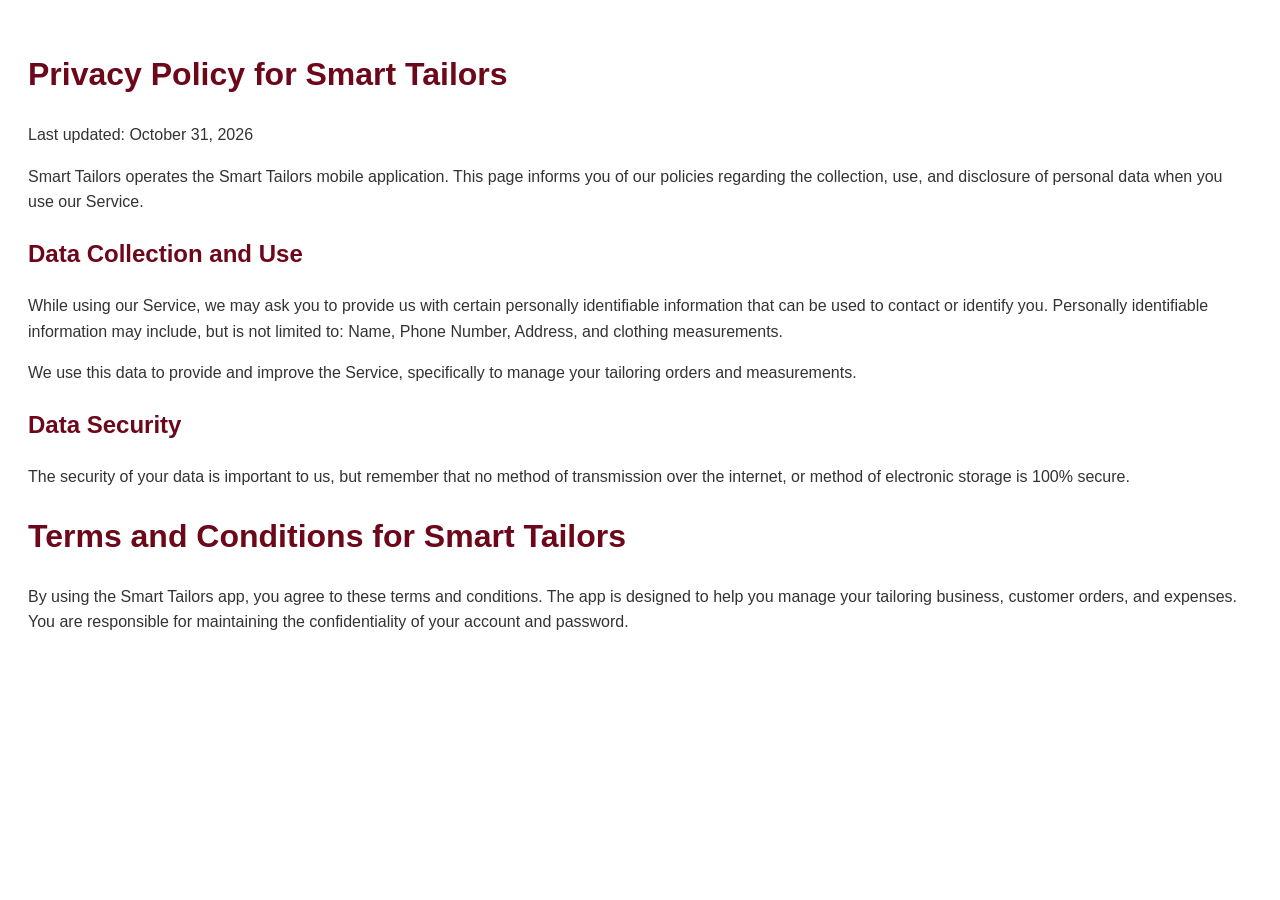
<file: privacy.html>
<!DOCTYPE html>
<html lang="en">
<head>
<meta charset="UTF-8">
<meta name="viewport" content="width=device-width, initial-scale=1.0">
<title>Privacy Policy & Terms - Smart Tailors</title>
<style>
body { font-family: sans-serif; line-height: 1.6; padding: 20px; color: #333; }
h1 { color: #6D071A; }
h2 { color: #6D071A; margin-top: 20px; }
p { margin-bottom: 15px; }
</style>
</head>
<body>

<h1>Privacy Policy for Smart Tailors</h1>
<p>Last updated: October 31, 2026</p>
<p>Smart Tailors operates the Smart Tailors mobile application. This page informs you of our policies regarding the collection, use, and disclosure of personal data when you use our Service.</p>

<h2>Data Collection and Use</h2>
<p>While using our Service, we may ask you to provide us with certain personally identifiable information that can be used to contact or identify you. Personally identifiable information may include, but is not limited to: Name, Phone Number, Address, and clothing measurements.</p>
<p>We use this data to provide and improve the Service, specifically to manage your tailoring orders and measurements.</p>

<h2>Data Security</h2>
<p>The security of your data is important to us, but remember that no method of transmission over the internet, or method of electronic storage is 100% secure.</p>

<h1>Terms and Conditions for Smart Tailors</h1>
<p>By using the Smart Tailors app, you agree to these terms and conditions. The app is designed to help you manage your tailoring business, customer orders, and expenses. You are responsible for maintaining the confidentiality of your account and password.</p>

</body>
</html>
</file>
